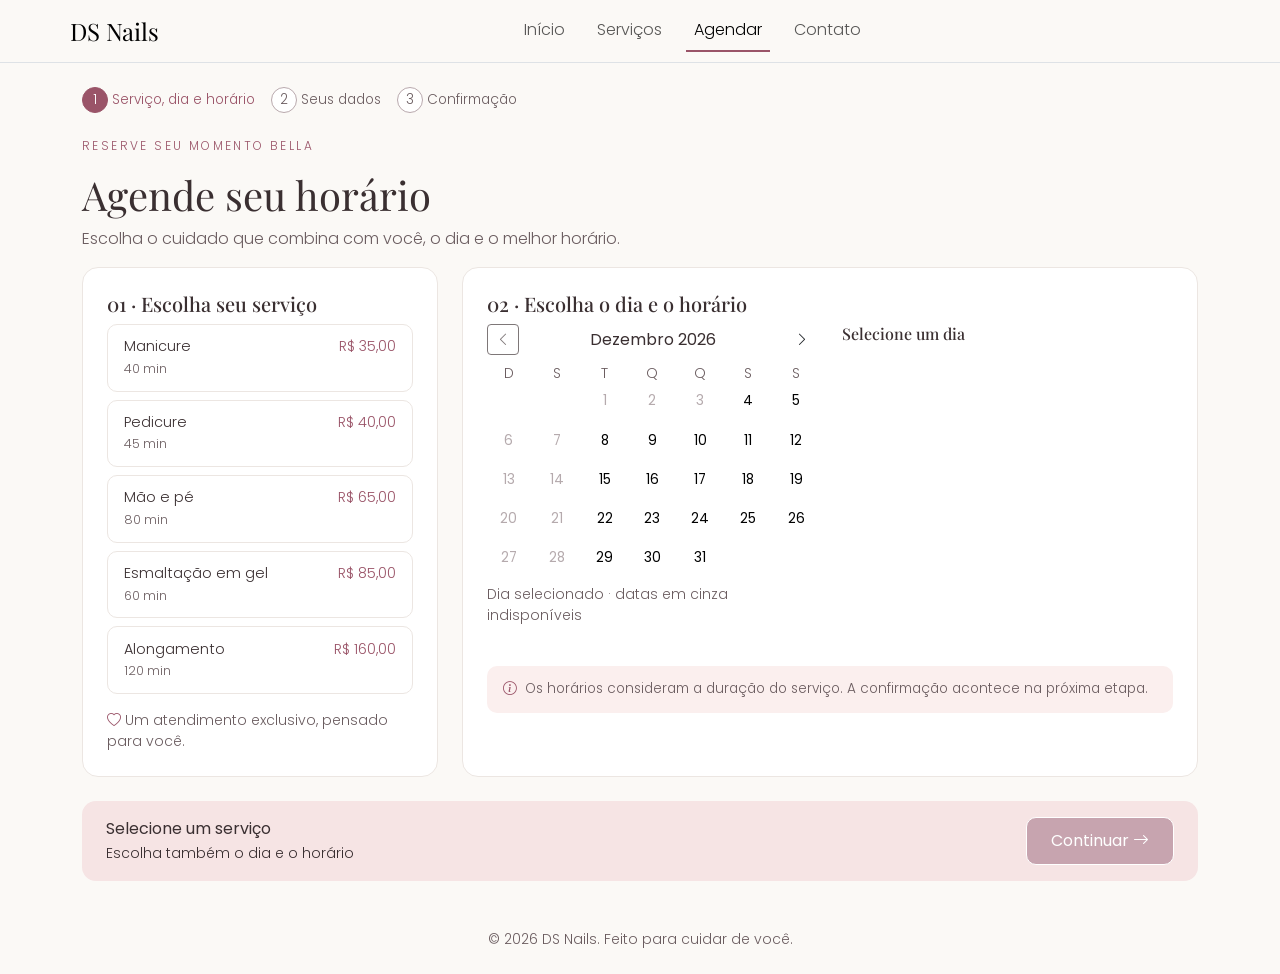
<file: agendar.html>
<!DOCTYPE html>
<html lang="pt-BR">
<head>
  <meta charset="UTF-8">
  <meta name="viewport" content="width=device-width, initial-scale=1">
  <title>Agendar horário | DS Nails</title>
  <link href="https://fonts.googleapis.com/css2?family=Playfair+Display:ital@0;1&family=Poppins:wght@300;400&display=swap" rel="stylesheet">
  <link href="https://cdn.jsdelivr.net/npm/bootstrap@5.3.3/dist/css/bootstrap.min.css" rel="stylesheet">
  <link href="https://cdn.jsdelivr.net/npm/bootstrap-icons@1.11.3/font/bootstrap-icons.min.css" rel="stylesheet">
  <link href="style.css" rel="stylesheet">
</head>
<body>
  <a class="skip" href="#conteudo">Pular para o conteúdo</a>

  <header class="border-bottom">
    <nav class="navbar navbar-expand-md container" aria-label="Menu principal">
      <a class="navbar-brand logo fs-4" href="index.html">DS Nails</a>
      <button class="navbar-toggler" data-bs-toggle="collapse" data-bs-target="#menu"
              aria-controls="menu" aria-expanded="false" aria-label="Abrir menu">
        <span class="navbar-toggler-icon"></span>
      </button>
      <div class="collapse navbar-collapse justify-content-center" id="menu">
        <ul class="navbar-nav gap-md-3">
          <li class="nav-item"><a class="nav-link" href="index.html">Início</a></li>
          <li class="nav-item"><a class="nav-link" href="index.html#servicos">Serviços</a></li>
          <li class="nav-item"><a class="nav-link active" aria-current="page" href="agendar.html">Agendar</a></li>
          <li class="nav-item"><a class="nav-link" href="index.html#contato">Contato</a></li>
        </ul>
      </div>
    </nav>
  </header>

  <main id="conteudo" class="container py-4">

    <ol class="etapas list-unstyled d-flex gap-3 flex-wrap mb-4" aria-label="Etapas do agendamento">
      <li class="ind ativa" aria-current="step"><span class="num">1</span> Serviço, dia e horário</li>
      <li class="ind"><span class="num">2</span> Seus dados</li>
      <li class="ind"><span class="num">3</span> Confirmação</li>
    </ol>

    <section id="etapa1">
      <p class="eyebrow">Reserve seu momento Bella</p>
      <h1 id="titulo1" tabindex="-1">Agende seu horário</h1>
      <p class="text-muted">Escolha o cuidado que combina com você, o dia e o melhor horário.</p>

      <div class="row g-4">
        <div class="col-lg-4">
          <div class="painel h-100">
            <h2 class="h5">01 · Escolha seu serviço</h2>
            <fieldset>
              <legend class="visually-hidden">Serviço</legend>
              <div id="servicos" class="d-grid gap-2"></div>
            </fieldset>
            <p class="small text-muted mt-3 mb-0"><i class="bi bi-heart text-rosa"></i> Um atendimento exclusivo, pensado para você.</p>
          </div>
        </div>

        <div class="col-lg-8">
          <div class="painel h-100">
            <h2 class="h5">02 · Escolha o dia e o horário</h2>
            <div class="row g-4">
              <div class="col-md-6">
                <div class="d-flex justify-content-between align-items-center mb-2">
                  <button type="button" class="btn btn-sm" id="anterior" aria-label="Mês anterior"><i class="bi bi-chevron-left"></i></button>
                  <strong id="mesTitulo" aria-live="polite"></strong>
                  <button type="button" class="btn btn-sm" id="proximo" aria-label="Próximo mês"><i class="bi bi-chevron-right"></i></button>
                </div>
                <div class="grade small text-muted" aria-hidden="true">
                  <span>D</span><span>S</span><span>T</span><span>Q</span><span>Q</span><span>S</span><span>S</span>
                </div>
                <div class="grade" id="dias"></div>
                <p class="small text-muted mt-2">Dia selecionado · datas em cinza indisponíveis</p>
              </div>
              <div class="col-md-6">
                <h3 class="h6" id="diaTitulo" aria-live="polite">Selecione um dia</h3>
                <div class="horas" id="horas"></div>
              </div>
            </div>
            <p class="aviso mt-4 mb-0"><i class="bi bi-info-circle text-rosa"></i> Os horários consideram a duração do serviço. A confirmação acontece na próxima etapa.</p>
          </div>
        </div>
      </div>

      <div class="barra mt-4" aria-live="polite">
        <div><strong id="barraTitulo">Selecione um serviço</strong><br><small id="barraSub">Escolha também o dia e o horário</small></div>
        <button type="button" class="btn btn-rosa" id="continuar" disabled>Continuar <i class="bi bi-arrow-right"></i></button>
      </div>
    </section>

    <section id="etapa2" hidden>
      <p class="eyebrow">Falta pouco para o seu momento</p>
      <h1 id="titulo2" tabindex="-1">Finalize seu agendamento</h1>
      <p class="text-muted">Preencha seus dados e confira os detalhes. Vai ser um prazer receber você.</p>

      <div class="row g-4">
        <div class="col-lg-7">
          <form id="form" class="painel" novalidate>
            <h2 class="h5">Como podemos chamar você?</h2>
            <div class="mb-3">
              <label for="nome" class="form-label">Nome completo *</label>
              <input id="nome" class="form-control" autocomplete="name" required aria-required="true">
              <div class="invalid-feedback">Informe seu nome completo.</div>
            </div>
            <div class="mb-3">
              <label for="tel" class="form-label">Telefone *</label>
              <input id="tel" type="tel" class="form-control" autocomplete="tel" inputmode="numeric"
                     maxlength="15" placeholder="(19) 99999-9999" required aria-required="true" aria-describedby="telAjuda">
              <div id="telAjuda" class="form-text">Informe seu celular com DDD para contato sobre o atendimento.</div>
              <div class="invalid-feedback">Digite um telefone válido com DDD.</div>
            </div>
            <p class="small text-muted mb-0"><i class="bi bi-lock text-rosa"></i> Seus dados serão usados apenas para organizar seu agendamento e entrar em contato sobre o serviço.</p>
          </form>
          <p class="aviso mt-3"><i class="bi bi-heart text-rosa"></i> <span><strong>Sua pausa merece tranquilidade.</strong><br>Procure chegar 5 minutos antes do horário. Se precisar mudar seus planos, avise a equipe com antecedência.</span></p>
          <button type="button" class="btn btn-link px-0" id="voltar"><i class="bi bi-arrow-left"></i> Voltar para serviço, dia e horário</button>
        </div>

        <div class="col-lg-5">
          <aside class="painel fundo-claro">
            <h2 class="h5">Seu momento de cuidado</h2>
            <p class="mb-1"><strong class="res-nome"></strong></p>
            <p class="mb-1"><i class="bi bi-calendar2 text-rosa"></i> <span class="res-data"></span></p>
            <p><i class="bi bi-clock text-rosa"></i> <span class="res-hora"></span></p>
            <p class="d-flex justify-content-between align-items-baseline border-top pt-3">Valor total <strong class="res-preco preco"></strong></p>
            <p class="small text-muted">Pagamento no salão, no dia do atendimento.</p>
            <button type="submit" form="form" class="btn btn-rosa w-100">Confirmar agendamento <i class="bi bi-check2"></i></button>
            <p class="small text-muted text-center mt-3 mb-0">Ao confirmar, seu horário será reservado. Não é necessário pagar agora.</p>
          </aside>
        </div>
      </div>
    </section>

    <section id="etapa3" hidden>
      <div class="row g-4 align-items-center">
        <div class="col-lg-6">
          <p class="eyebrow">Horário confirmado</p>
          <h1 id="titulo3" tabindex="-1">Seu agendamento foi realizado com sucesso! Aguardamos você!</h1>
          <p class="text-muted">Obrigada por escolher a DS Nails. Seu momento de cuidado já tem dia e hora para acontecer.</p>
          <p class="aviso"><i class="bi bi-heart text-rosa"></i> Chegue 5 minutos antes e aproveite sua pausa. Se precisar reagendar, fale com a equipe do salão.</p>
          <a href="index.html" class="btn btn-rosa me-2"><i class="bi bi-arrow-left"></i> Voltar ao início</a>
          <button type="button" class="btn btn-outline-secondary" id="novo">Novo agendamento <i class="bi bi-calendar2"></i></button>
          <p class="assinatura mt-4">Com carinho, DS Nails.</p>
        </div>
        <div class="col-lg-6">
          <article class="painel">
            <p class="small text-rosa mb-2"><i class="bi bi-check-circle"></i> Agendamento confirmado</p>
            <h2 class="h5">Seu momento está reservado</h2>
            <p class="mb-1"><strong class="res-nome"></strong></p>
            <p class="mb-1"><i class="bi bi-calendar2 text-rosa"></i> <span class="res-data"></span></p>
            <p><i class="bi bi-clock text-rosa"></i> <span class="res-hora"></span></p>
            <p class="d-flex justify-content-between align-items-baseline border-top pt-3">Valor total <strong class="res-preco preco"></strong></p>
            <p class="small text-muted">Pagamento no salão, no dia do atendimento.</p>
            <p class="small mb-0 border-top pt-3"><i class="bi bi-person text-rosa"></i> <span id="cliente"></span></p>
          </article>
        </div>
      </div>
    </section>
  </main>

  <footer class="text-center small text-muted py-4">© 2026 DS Nails. Feito para cuidar de você.</footer>

  <script src="https://cdn.jsdelivr.net/npm/bootstrap@5.3.3/dist/js/bootstrap.bundle.min.js"></script>
  <script src="script.js"></script>
</body>
</html>
</file>
<file: style.css>
:root { --rosa: #9a5468; --claro: #fbefee; --texto: #3a2f31; }

body { background: #fbf9f6; color: var(--texto); font-family: "Poppins", sans-serif; font-weight: 300; }
h1, h2, h3, .logo { font-family: "Playfair Display", serif; font-weight: 400; }
.text-muted { color: #6b5d60 !important; }
.text-rosa { color: var(--rosa); }
.nav-link.active { color: var(--rosa); border-bottom: 2px solid var(--rosa); }
.eyebrow { font-size: .75rem; letter-spacing: .2em; text-transform: uppercase; color: var(--rosa); }
.fundo-claro { background: var(--claro); }

:focus-visible { outline: 3px solid var(--rosa); outline-offset: 2px; }
.skip { position: absolute; left: -999px; background: var(--rosa); color: #fff; padding: .5rem 1rem; }
.skip:focus { left: 8px; top: 8px; z-index: 9; }
h1:focus { outline: none; }

.btn-rosa { background: var(--rosa); color: #fff; border-radius: 10px; padding: .7rem 1.5rem; }
.btn-rosa:hover { background: #7e4156; color: #fff; }
.btn-rosa:disabled { background: #c7a4af; color: #fff; opacity: 1; }

.img-topo, .img-salao { width: 100%; object-fit: cover; background: #d9c3b6; display: block; }
.img-topo { aspect-ratio: 1 / 1; border-radius: 999px 999px 0 0; object-position: center 55%; }
.img-salao { aspect-ratio: 6 / 5; border-radius: 16px; }

.hero-media { position: relative; max-width: 460px; margin: auto; }
.selo { position: absolute; left: -1.5rem; bottom: 1.5rem; display: flex; align-items: center; gap: .8rem; background: #fff; border-radius: 12px; padding: .8rem 1.1rem; font-size: .75rem; line-height: 1.4; color: #6b5d60; box-shadow: 0 8px 24px rgba(90, 50, 60, .1); }
.selo strong { color: var(--texto); font-weight: 400; }
.selo-logo { font-family: "Playfair Display", serif; font-style: italic; font-size: 1.6rem; color: var(--rosa); }

.card-servico { display: block; height: 100%; background: #fff; border-radius: 14px; padding: 1rem; color: var(--texto); text-decoration: none; border: 1px solid transparent; }
.card-servico:hover, .card-servico:focus-visible { border-color: var(--rosa); color: var(--texto); }
.preco { color: var(--rosa); font-family: "Playfair Display", serif; font-size: 1.3rem; font-weight: 400; }

.painel { background: #fff; border: 1px solid #ece6e2; border-radius: 16px; padding: 1.5rem; }
.painel.fundo-claro { background: var(--claro); }
.aviso { display: flex; gap: .5rem; background: var(--claro); border-radius: 10px; padding: .85rem 1rem; font-size: .85rem; color: #6b5d60; }
.assinatura { font-family: "Playfair Display", serif; font-style: italic; color: var(--rosa); font-size: 1.15rem; }

.ind { color: #6b5d60; font-size: .85rem; }
.num { display: inline-grid; place-items: center; width: 26px; height: 26px; border-radius: 50%; border: 1px solid #b9a9ad; background: #fff; }
.ind.ativa, .ind.feita { color: var(--rosa); }
.ind.ativa .num, .ind.feita .num { background: var(--rosa); border-color: var(--rosa); color: #fff; }

.opcao { display: flex; justify-content: space-between; gap: .5rem; padding: .7rem 1rem; border: 1px solid #ece6e2; border-radius: 10px; cursor: pointer; font-size: .9rem; }
.opcao:has(input:checked) { background: var(--claro); border-color: var(--rosa); }
.opcao:has(input:focus-visible) { outline: 3px solid var(--rosa); }

.grade { display: grid; grid-template-columns: repeat(7, 1fr); gap: 4px; text-align: center; }
.dia, .hora { border: 1px solid transparent; background: none; border-radius: 8px; padding: .4rem 0; font-size: .85rem; }
.dia:disabled { color: #b5aaad; }
.dia:enabled:hover, .hora:hover { background: var(--claro); }
.horas { display: grid; grid-template-columns: repeat(2, 1fr); gap: .5rem; }
.hora { border-color: #ece6e2; background: #fff; padding: .6rem 0; }
.dia.sel, .hora.sel { background: var(--rosa); color: #fff; }

.barra { display: flex; justify-content: space-between; align-items: center; flex-wrap: wrap; gap: 1rem; background: #f6e4e4; border-radius: 14px; padding: 1rem 1.5rem; }
.form-control:focus { border-color: var(--rosa); box-shadow: 0 0 0 .2rem rgba(154, 84, 104, .25); }
.btn-link { color: var(--rosa); }

@media (max-width: 575.98px) {
  .selo { left: .5rem; }
  .ind:not(.ativa) { font-size: 0; }
  .ind:not(.ativa) .num { font-size: .85rem; }
  .barra .btn { width: 100%; }
}
@media (prefers-reduced-motion: reduce) { * { transition: none !important; scroll-behavior: auto !important; } }
</file>
